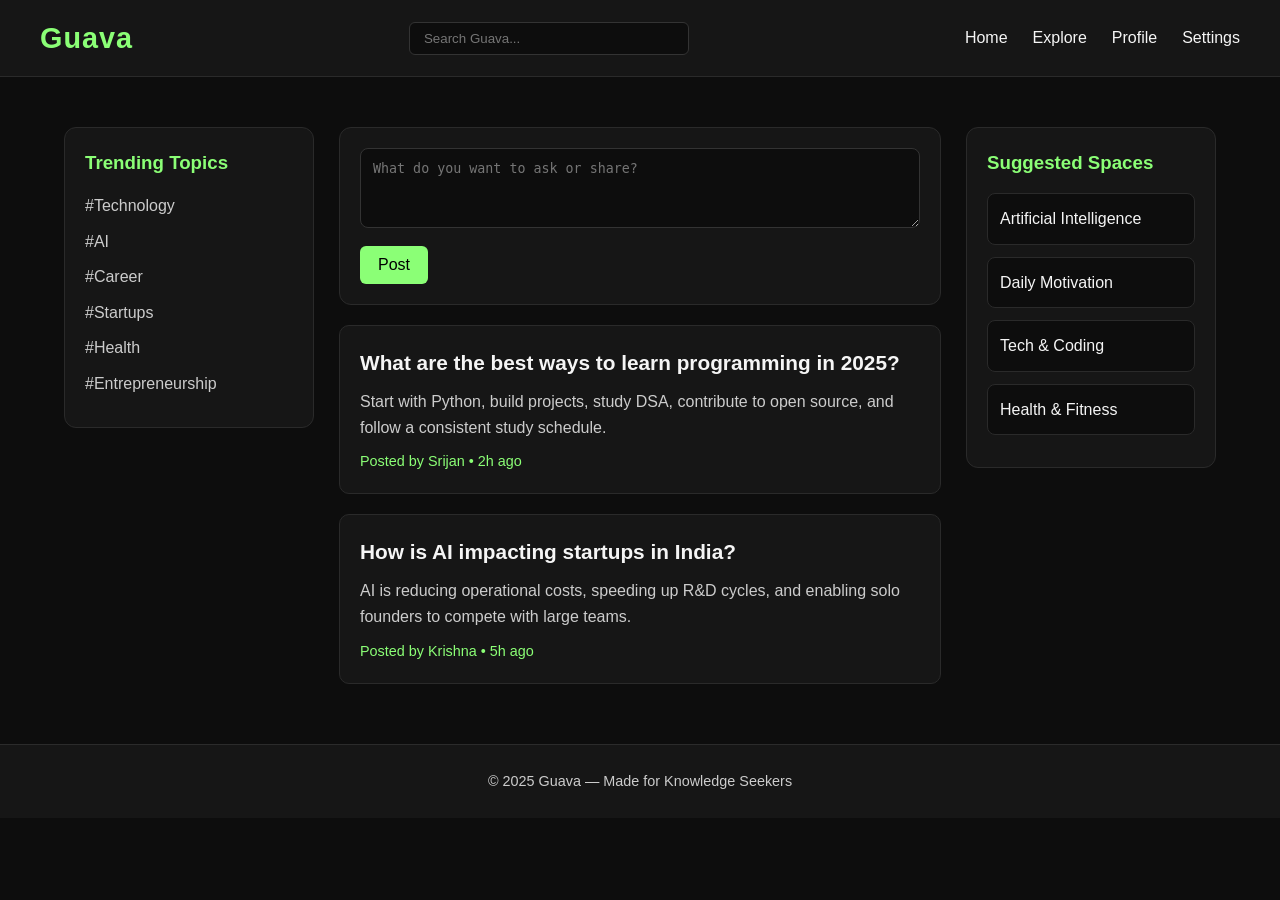
<file: index.html>
<!DOCTYPE html>
<html lang="en">
<head>
    <meta charset="UTF-8" />
    <meta name="viewport" content="width=device-width, initial-scale=1.0" />
    <title>Guava • Home</title>
    <link rel="stylesheet" href="index.css" />
</head>
<body>
    <nav>
        <div class="nav-logo">Guava</div>

        <div class="nav-search">
            <input type="text" placeholder="Search Guava..." />
        </div>

        <div class="nav-links">
            <a href="#">Home</a>
            <a href="explore.html">Explore</a>
            <a href="profile.html">Profile</a>
            <a href="#">Settings</a>
        </div>
    </nav>

    
    <div class="home-container">
        
        <!-- LEFT SIDEBAR -->
        <aside class="left-sidebar">
            <h3>Trending Topics</h3>
            <ul>
                <li>#Technology</li>
                <li>#AI</li>
                <li>#Career</li>
                <li>#Startups</li>
                <li>#Health</li>
                <li>#Entrepreneurship</li>
            </ul>
        </aside>

        <!--FEED SECTION-->
        <main class="feed">
            <div class="ask-box">
                <textarea placeholder="What do you want to ask or share?"></textarea>
                <button>Post</button>
            </div>

            <!-- Post Card -->
            <div class="posts">
                <h2 class="post-title">What are the best ways to learn programming in 2025?</h2>
                <p class="post-desc">Start with Python, build projects, study DSA, contribute to open source, and follow a consistent study schedule.</p>
                <div class="post-author">Posted by Srijan • 2h ago</div>
            </div>

            <div class="posts">
                <h2 class="post-title">How is AI impacting startups in India?</h2>
                <p class="post-desc">AI is reducing operational costs, speeding up R&D cycles, and enabling solo founders to compete with large teams.</p>
                <div class="post-author">Posted by Krishna • 5h ago</div>
            </div>
        </main>

        <!-- RIGHT SIDEBAR -->
        <aside class="right-sidebar">
            <h3>Suggested Spaces</h3>
            <div class="space-card">Artificial Intelligence</div>
            <div class="space-card">Daily Motivation</div>
            <div class="space-card">Tech & Coding</div>
            <div class="space-card">Health & Fitness</div>
        </aside>

    </div>

    <!-- ================= FOOTER ================= -->
    <footer>
        <p>© 2025 Guava — Made for Knowledge Seekers</p>
    </footer>
</body>
</html>
</file>
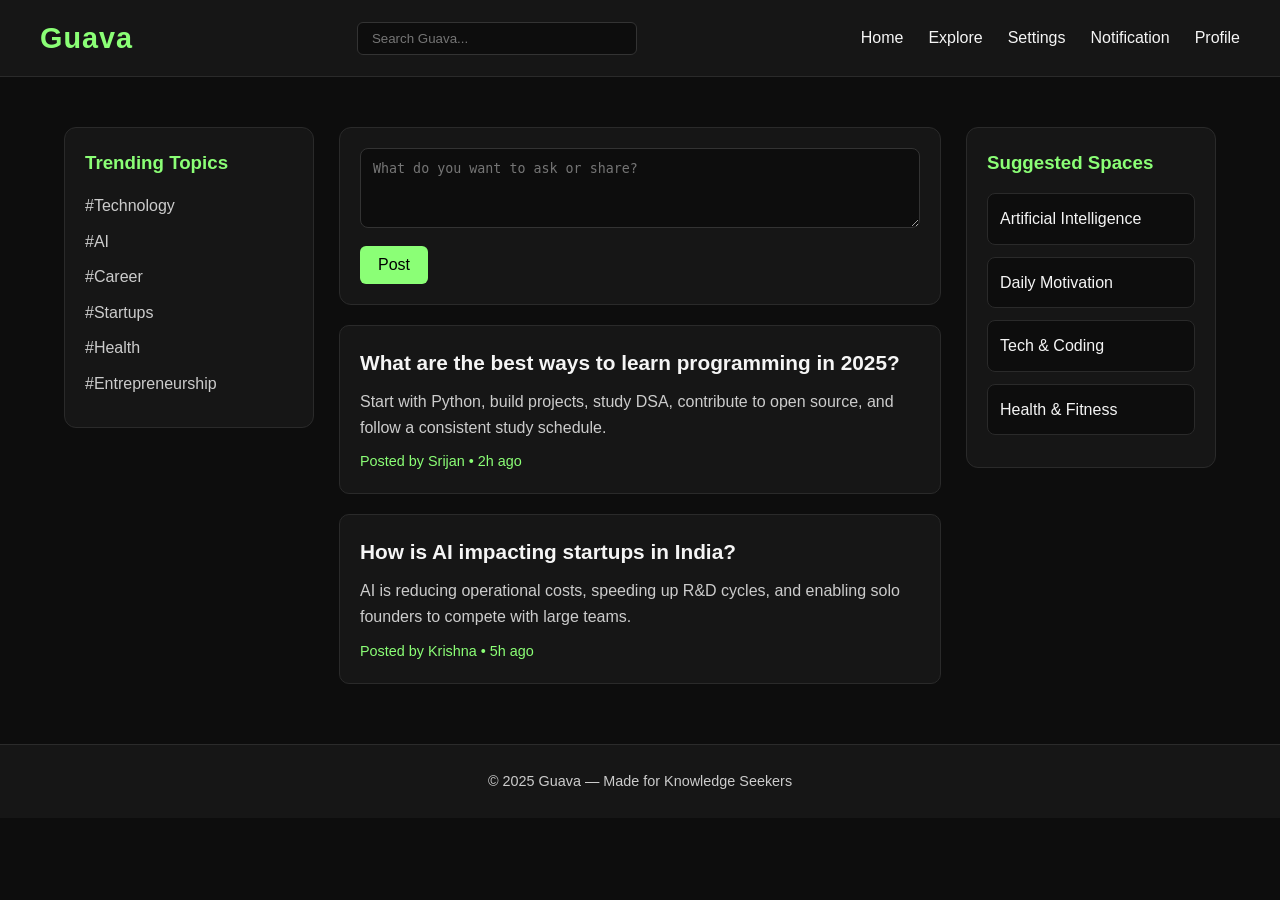
<file: html/index.html>
<!DOCTYPE html>
<html lang="en">
<head>
    <meta charset="UTF-8" />
    <meta name="viewport" content="width=device-width, initial-scale=1.0" />
    <title>Guava • Home</title>
    <link rel="stylesheet" href="../css/index.css" />
</head>
<body>
    <nav>
        <div class="nav-logo">Guava</div>
        <div class="nav-search">
            <input type="text" placeholder="Search Guava..."/>
        </div>

        <div class="nav-links">
            <a href="#">Home</a>
            <a href="explore.html">Explore</a>
            <a href="settings.html">Settings</a>
            <a href="#">Notification</a>
            <a href="profile.html">Profile</a>
        </div>
    </nav>

    
    <div class="home-container">
        
        <!-- LEFT SIDEBAR -->
        <aside class="left-sidebar">
            <h3>Trending Topics</h3>
            <ul>
                <li>#Technology</li>
                <li>#AI</li>
                <li>#Career</li>
                <li>#Startups</li>
                <li>#Health</li>
                <li>#Entrepreneurship</li>
            </ul>
        </aside>

        <!--feed-->
        <main class="feed">
            <div class="ask-box">
                <textarea placeholder="What do you want to ask or share?"></textarea>
                <button>Post</button>
            </div>

            <!-- Post Card -->
            <div class="posts">
                <h2 class="post-title">What are the best ways to learn programming in 2025?</h2>
                <p class="post-desc">Start with Python, build projects, study DSA, contribute to open source, and follow a consistent study schedule.</p>
                <div class="post-author">Posted by Srijan • 2h ago</div>
            </div>

            <div class="posts">
                <h2 class="post-title">How is AI impacting startups in India?</h2>
                <p class="post-desc">AI is reducing operational costs, speeding up R&D cycles, and enabling solo founders to compete with large teams.</p>
                <div class="post-author">Posted by Krishna • 5h ago</div>
            </div>
        </main>

        <!-- RIGHT SIDEBAR -->
        <aside class="right-sidebar">
            <h3>Suggested Spaces</h3>
            <div class="space-card">Artificial Intelligence</div>
            <div class="space-card">Daily Motivation</div>
            <div class="space-card">Tech & Coding</div>
            <div class="space-card">Health & Fitness</div>
        </aside>

    </div>
    <!-- FOOTER -->
    <footer>
        <p>© 2025 Guava — Made for Knowledge Seekers</p>
    </footer>
</body>
</html>
</file>
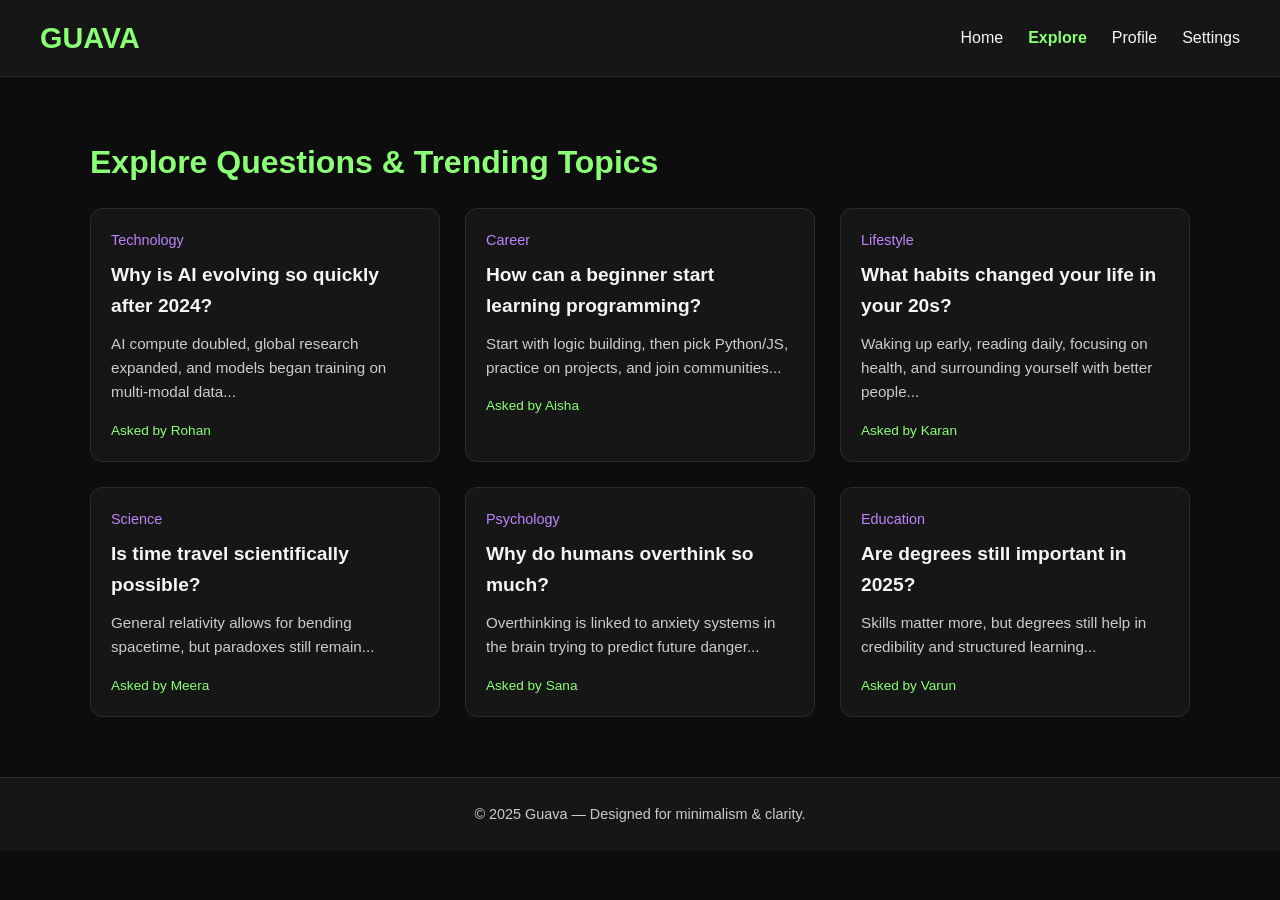
<file: explore.html>
<!-- =======================
     Explore Page (explore.html)
     GUAVA — Minimalist Gen-Z Dark UI
     ======================= -->
<!DOCTYPE html>
<html lang="en">
<head>
  <meta charset="UTF-8" />
  <meta name="viewport" content="width=device-width, initial-scale=1.0" />
  <title>Guava — Explore</title>
  <link rel="stylesheet" href="explore.css" />
</head>
<body>
  <!-- ================= NAVBAR ================= -->
  <nav>
    <div class="nav-logo">GUAVA</div>

    <div class="nav-links">
      <a href="index.html">Home</a>
      <a href="explore.html" style="color:#8BFF76;font-weight:600;">Explore</a>
      <a href="profile.html">Profile</a>
      <a href="#">Settings</a>
    </div>
  </nav>

  <!-- ================= EXPLORE PAGE ================= -->
  <section class="explore-container">
    <h2 class="explore-title">Explore Questions & Trending Topics</h2>

    <div class="post-grid">
      <!-- Card 1 -->
      <div class="post-card">
        <p class="post-category">Technology</p>
        <h3 class="post-title">Why is AI evolving so quickly after 2024?</h3>
        <p class="post-desc">AI compute doubled, global research expanded, and models began training on multi-modal data...</p>
        <p class="post-author">Asked by Rohan</p>
      </div>

      <!-- Card 2 -->
      <div class="post-card">
        <p class="post-category">Career</p>
        <h3 class="post-title">How can a beginner start learning programming?</h3>
        <p class="post-desc">Start with logic building, then pick Python/JS, practice on projects, and join communities...</p>
        <p class="post-author">Asked by Aisha</p>
      </div>

      <!-- Card 3 -->
      <div class="post-card">
        <p class="post-category">Lifestyle</p>
        <h3 class="post-title">What habits changed your life in your 20s?</h3>
        <p class="post-desc">Waking up early, reading daily, focusing on health, and surrounding yourself with better people...</p>
        <p class="post-author">Asked by Karan</p>
      </div>

      <!-- Card 4 -->
      <div class="post-card">
        <p class="post-category">Science</p>
        <h3 class="post-title">Is time travel scientifically possible?</h3>
        <p class="post-desc">General relativity allows for bending spacetime, but paradoxes still remain...</p>
        <p class="post-author">Asked by Meera</p>
      </div>

      <!-- Card 5 -->
      <div class="post-card">
        <p class="post-category">Psychology</p>
        <h3 class="post-title">Why do humans overthink so much?</h3>
        <p class="post-desc">Overthinking is linked to anxiety systems in the brain trying to predict future danger...</p>
        <p class="post-author">Asked by Sana</p>
      </div>

      <!-- Card 6 -->
      <div class="post-card">
        <p class="post-category">Education</p>
        <h3 class="post-title">Are degrees still important in 2025?</h3>
        <p class="post-desc">Skills matter more, but degrees still help in credibility and structured learning...</p>
        <p class="post-author">Asked by Varun</p>
      </div>
    </div>
  </section>

  <!-- ================= FOOTER ================= -->
  <footer>
    <p>© 2025 Guava — Designed for minimalism & clarity.</p>
  </footer>
</body>
</html>
</file>
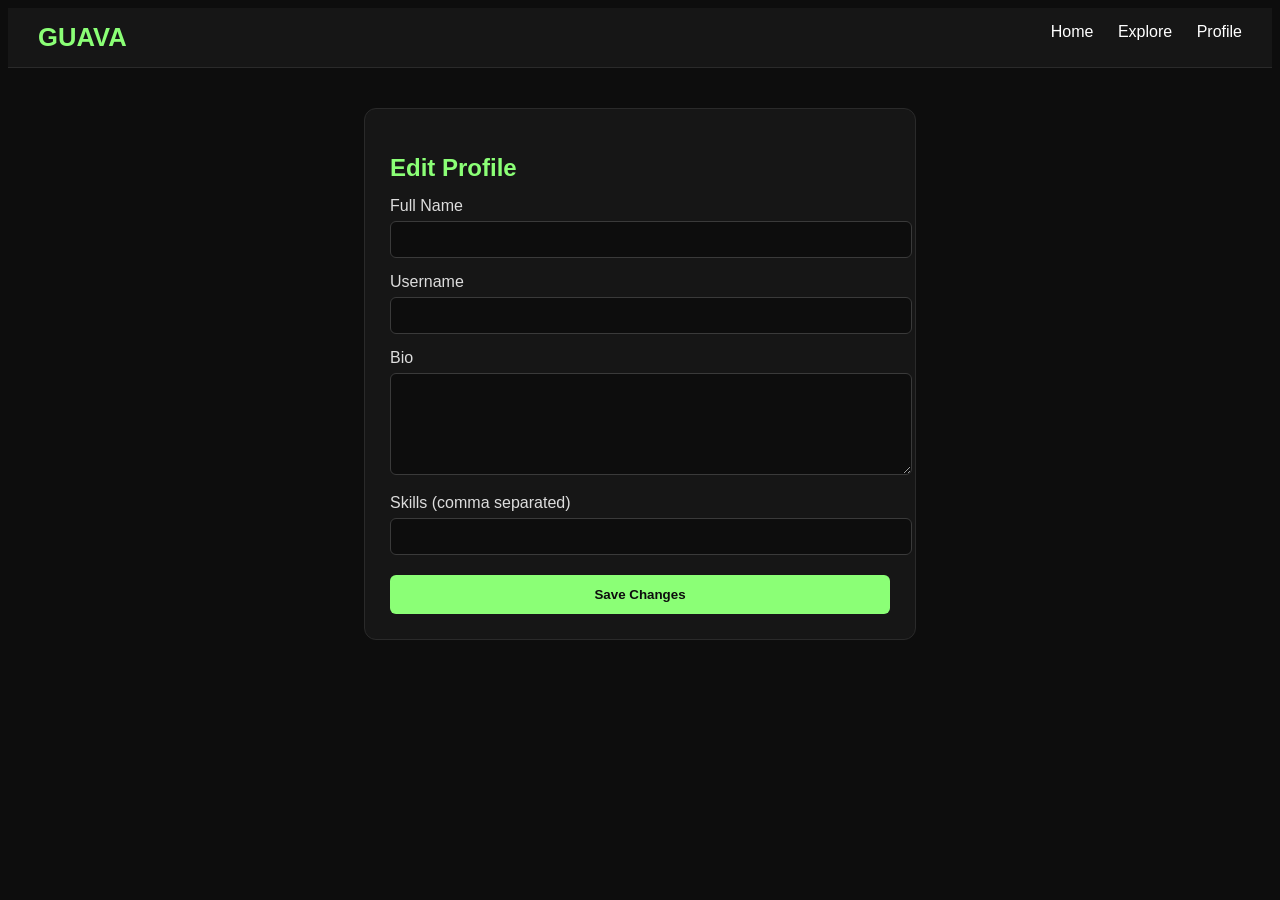
<file: html/edit-profile.html>
<!DOCTYPE html>
<html lang="en">
<head>
  <meta charset="UTF-8">
  <meta name="viewport" content="width=device-width, initial-scale=1.0">
  <title>Edit Profile — Guava</title>
  <link rel="stylesheet" href="../css/edit-profile.css">

</head>
<body>

  <nav>
    <div class="nav-logo">GUAVA</div>
    <div class="nav-links">
      <a href="index.html">Home</a>
      <a href="explore.html">Explore</a>
      <a href="profile.html">Profile</a>
    </div>
  </nav>

  <div class="edit-container">

    <h2>Edit Profile</h2>

    <label>Full Name</label>
    <input type="text" id="edit-name">

    <label>Username</label>
    <input type="text" id="edit-username">

    <label>Bio</label>
    <textarea id="edit-bio"></textarea>

    <label>Skills (comma separated)</label>
    <input type="text" id="edit-skills">

    <button id="save-btn">Save Changes</button>

  </div>

  <script src="../js/edit-profile.js"></script>
</body>
</html>
</file>
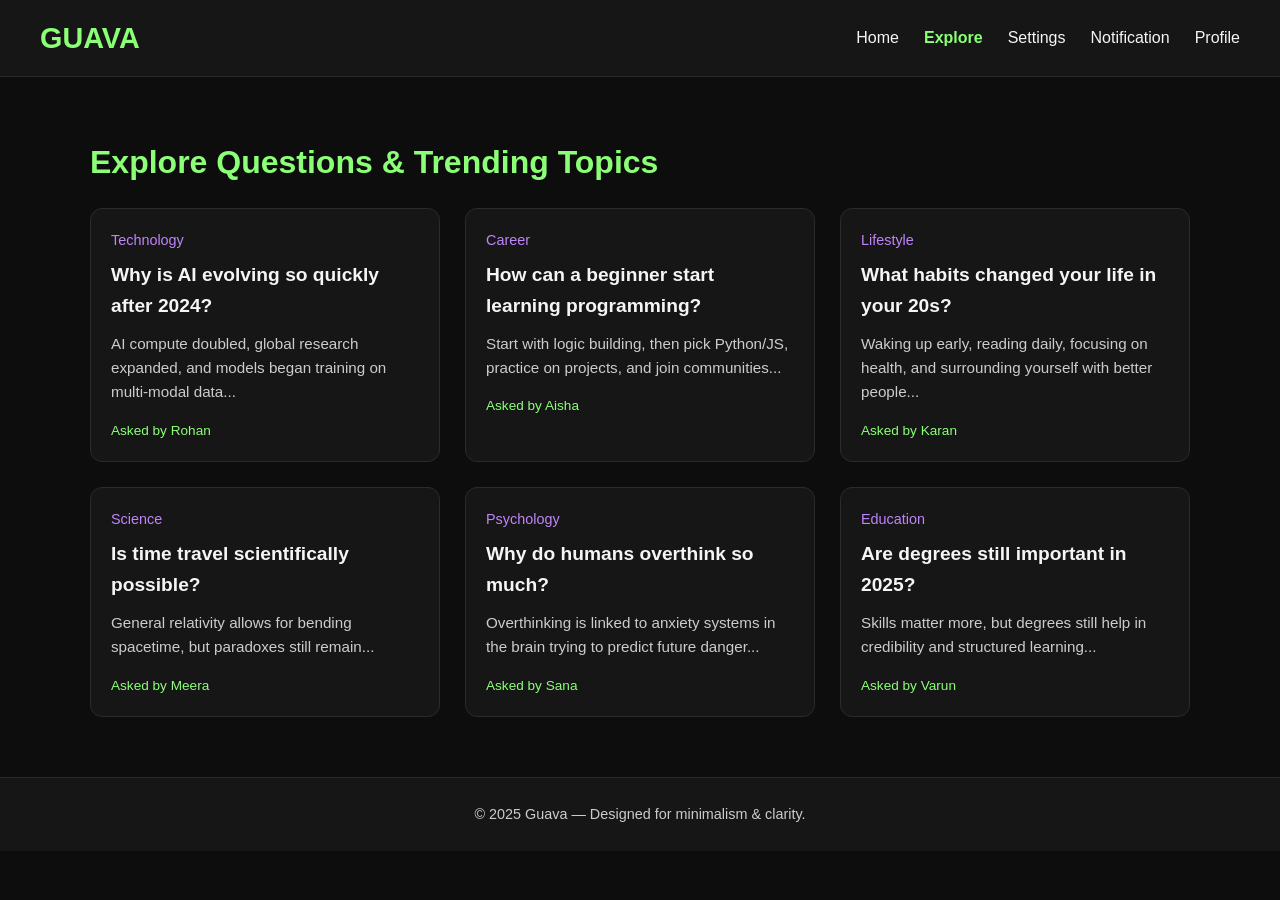
<file: html/explore.html>
<!-- =======================
     Explore Page (explore.html)
     GUAVA — Minimalist Gen-Z Dark UI
     ======================= -->
<!DOCTYPE html>
<html lang="en">
<head>
  <meta charset="UTF-8" />
  <meta name="viewport" content="width=device-width, initial-scale=1.0" />
  <title>Guava — Explore</title>
  <link rel="stylesheet" href="../css/explore.css" />
</head>
<body>
  <!-- ================= NAVBAR ================= -->
  <nav>
    <div class="nav-logo">GUAVA</div>

    <div class="nav-links">
      <a href="index.html">Home</a>
      <a href="explore.html" style="color:#8BFF76;font-weight:600;">Explore</a>
      <a href="#">Settings</a>
      <a href="#">Notification</a>
      <a href="profile.html">Profile</a>
    </div>
  </nav>

  <!-- ================= EXPLORE PAGE ================= -->
  <section class="explore-container">
    <h2 class="explore-title">Explore Questions & Trending Topics</h2>

    <div class="post-grid">
      <!-- Card 1 -->
      <div class="post-card">
        <p class="post-category">Technology</p>
        <h3 class="post-title">Why is AI evolving so quickly after 2024?</h3>
        <p class="post-desc">AI compute doubled, global research expanded, and models began training on multi-modal data...</p>
        <p class="post-author">Asked by Rohan</p>
      </div>

      <!-- Card 2 -->
      <div class="post-card">
        <p class="post-category">Career</p>
        <h3 class="post-title">How can a beginner start learning programming?</h3>
        <p class="post-desc">Start with logic building, then pick Python/JS, practice on projects, and join communities...</p>
        <p class="post-author">Asked by Aisha</p>
      </div>

      <!-- Card 3 -->
      <div class="post-card">
        <p class="post-category">Lifestyle</p>
        <h3 class="post-title">What habits changed your life in your 20s?</h3>
        <p class="post-desc">Waking up early, reading daily, focusing on health, and surrounding yourself with better people...</p>
        <p class="post-author">Asked by Karan</p>
      </div>

      <!-- Card 4 -->
      <div class="post-card">
        <p class="post-category">Science</p>
        <h3 class="post-title">Is time travel scientifically possible?</h3>
        <p class="post-desc">General relativity allows for bending spacetime, but paradoxes still remain...</p>
        <p class="post-author">Asked by Meera</p>
      </div>

      <!-- Card 5 -->
      <div class="post-card">
        <p class="post-category">Psychology</p>
        <h3 class="post-title">Why do humans overthink so much?</h3>
        <p class="post-desc">Overthinking is linked to anxiety systems in the brain trying to predict future danger...</p>
        <p class="post-author">Asked by Sana</p>
      </div>

      <!-- Card 6 -->
      <div class="post-card">
        <p class="post-category">Education</p>
        <h3 class="post-title">Are degrees still important in 2025?</h3>
        <p class="post-desc">Skills matter more, but degrees still help in credibility and structured learning...</p>
        <p class="post-author">Asked by Varun</p>
      </div>
    </div>
  </section>

  <!-- ================= FOOTER ================= -->
  <footer>
    <p>© 2025 Guava — Designed for minimalism & clarity.</p>
  </footer>
</body>
</html>
</file>
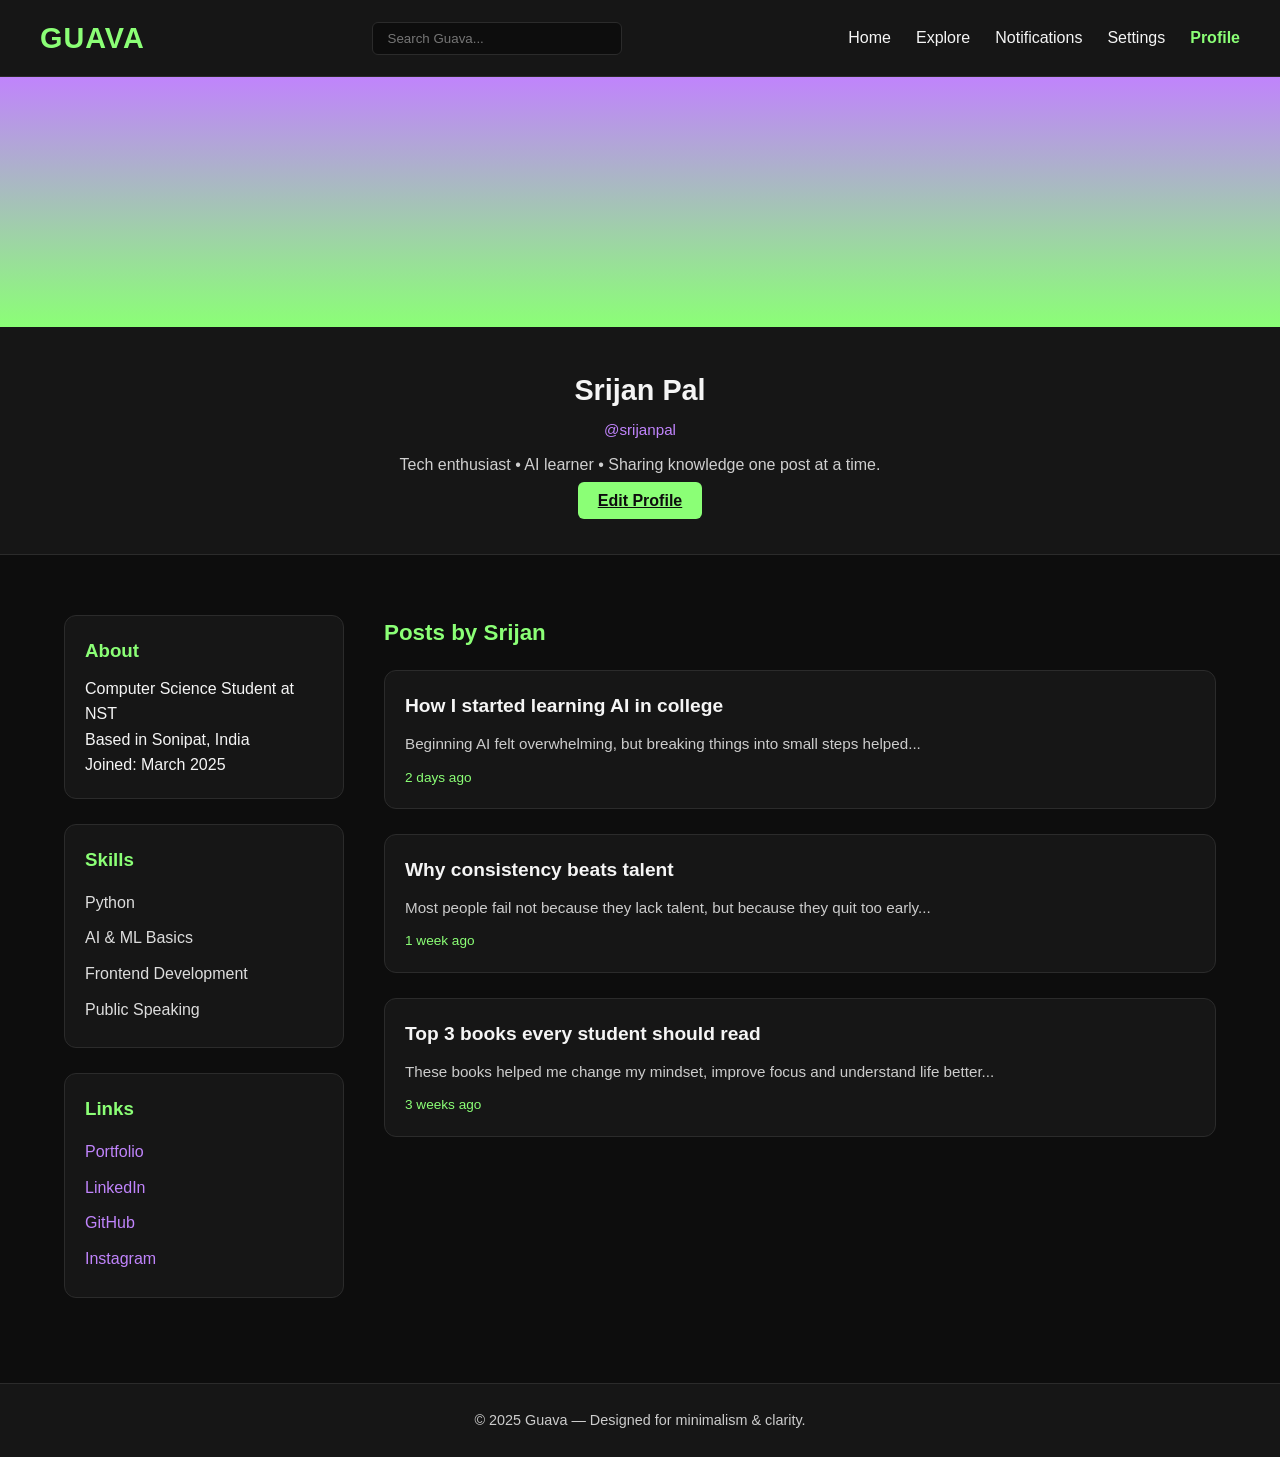
<file: html/profile.html>
<!DOCTYPE html>
<html lang="en">
<head>
  <meta charset="UTF-8" />
  <meta name="viewport" content="width=device-width, initial-scale=1.0" />
  <title>Guava — Profile</title>
  <link rel="stylesheet" href="../css/profile.css" />
  


</head>
<body>

  <!--  NAVBAR -->
  <nav>
    <div class="nav-logo">GUAVA</div>

    <div class="nav-search">
      <input type="text" placeholder="Search Guava..." />
    </div>

    <div class="nav-links">
      <a href="index.html">Home</a>
      <a href="explore.html">Explore</a>
      <a href="#">Notifications</a>
      <a href="#">Settings</a>
      <a href="profile.html" style="color:#8BFF76;font-weight:600;">Profile</a>
    </div>
  </nav>

  <!-- PROFILE HEADER -->
  <section class="profile-header">
    <div class="profile-banner"></div>

    <div class="profile-info">
      <h2 class="profile-name">Srijan Pal</h2>
      <p class="profile-username">@srijanpal</p>
      <p class="profile-bio">Tech enthusiast • AI learner • Sharing knowledge one post at a time.</p>

      <a id="edit_btn" class="edit-btn" href="edit-profile.html">Edit Profile</a>
    </div>
  </section>

  <!--PROFILE CONTENT (Left + Right Layout)  -->
  <section class="profile-main">

    <!-- LEFT SECTION — User Details -->
    <aside class="profile-left">
      <div class="info-card">
        <h3>About</h3>
        <p>Computer Science Student at NST</p>
        <p>Based in Sonipat, India</p>
        <p>Joined: March 2025</p>
      </div>

      <div class="info-card">
        <h3>Skills</h3>
        <ul>
          <li>Python</li>
          <li>AI & ML Basics</li>
          <li>Frontend Development</li>
          <li>Public Speaking</li>
        </ul>
      </div>

      <div class="info-card">
        <h3>Links</h3>
        <ul>
          <li><a href="#">Portfolio</a></li>
          <li><a href="#">LinkedIn</a></li>
          <li><a href="https://github.com/srijanpal006-cmd" target="_blank" >GitHub</a></li>
          <li><a href="https://www.instagram.com/srijann06/"target="_blank">Instagram</a></li>
        </ul>
      </div>
    </aside>

    <!-- RIGHT SECTION — User Posts -->
    <div class="profile-feed">

      <h3 class="feed-title">Posts by Srijan</h3>

      <div class="post-card">
        <h4 class="post-title">How I started learning AI in college</h4>
        <p class="post-desc">Beginning AI felt overwhelming, but breaking things into small steps helped...</p>
        <p class="post-date">2 days ago</p>
      </div>

      <div class="post-card">
        <h4 class="post-title">Why consistency beats talent</h4>
        <p class="post-desc">Most people fail not because they lack talent, but because they quit too early...</p>
        <p class="post-date">1 week ago</p>
      </div>

      <div class="post-card">
        <h4 class="post-title">Top 3 books every student should read</h4>
        <p class="post-desc">These books helped me change my mindset, improve focus and understand life better...</p>
        <p class="post-date">3 weeks ago</p>
      </div>

    </div>
  </section>

  <!-- ================= FOOTER ================= -->
  <footer>
    <p>© 2025 Guava — Designed for minimalism & clarity.</p>
  </footer>
  <!-- <script>
    document.querySelector(".edit-btn").addEventListener("click", function () {
    window.location.href = "edit-profile.html";
    })
  </script> -->
  <script src="../js/profile.js"></script>


</body>
</html>
</file>
<file: index.css>
* {
  margin: 0;
  padding: 0;
  box-sizing: border-box;
}

body {
  font-family: 'Inter', sans-serif;
  background-color: #0d0d0d;
  color: #f5f5f5;
  line-height: 1.6;
}

/* NAVBAR */
nav {
  background: #161616;
  padding: 15px 40px;
  display: flex;
  justify-content: space-between;
  align-items: center;
  border-bottom: 1px solid #2a2a2a;
  position: sticky;
  top: 0;
  z-index: 100;
}

.nav-logo {
  font-size: 1.8rem;
  font-weight: bold;
  color: #8BFF76;
  letter-spacing: 1px;
}

.nav-search input {
  padding: 8px 14px;
  width: 280px;
  background: #0d0d0d;
  color: #fff;
  border: 1px solid #333;
  border-radius: 6px;
  transition: 0.3s;
}

.nav-search input:focus {
  border-color: #8BFF76;
}

.nav-links {
  display: flex;
  gap: 25px;
}

.nav-links a {
  color: #f5f5f5;
  text-decoration: none;
  font-size: 1rem;
  transition: 0.3s;
}

.nav-links a:hover {
  color: #8BFF76;
}

/* LAYOUT */
.home-container {
  display: grid;
  grid-template-columns: 250px 1fr 250px;
  gap: 25px;
  width: 90%;
  margin: 50px auto;
}

/* SIDEBARS */
.left-sidebar,
.right-sidebar {
  background: #161616;
  padding: 20px;
  border-radius: 12px;
  border: 1px solid #2a2a2a;
  height: fit-content;
}

.left-sidebar h3,
.right-sidebar h3 {
  margin-bottom: 15px;
  color: #8BFF76;
}

.left-sidebar ul {
  list-style: none;
}

.left-sidebar li {
  margin-bottom: 10px;
  color: #cccccc;
}


.space-card {
  background: #0d0d0d;
  padding: 12px;
  margin-bottom: 12px;
  border-radius: 8px;
  border: 1px solid #2a2a2a;
  transition: 0.3s;
}

.space-card:hover {
  border-color: #8BFF76;
  transform: translateY(-3px);
}

/* feed */
.feed {
  display: flex;
  flex-direction: column;
  gap: 20px;
}

.ask-box {
  background: #161616;
  padding: 20px;
  border-radius: 12px;
  border: 1px solid #2a2a2a;
}

.ask-box textarea {
  width: 100%;
  background: #0d0d0d;
  color: #fff;
  padding: 12px;
  border-radius: 8px;
  border: 1px solid #333;
  height: 80px;
}

.ask-box button {
  margin-top: 10px;
  padding: 10px 18px;
  background: #8BFF76;
  border: none;
  border-radius: 6px;
  font-size: 1rem;
  cursor: pointer;
  transition: 0.3s;
}

.ask-box button:hover {
  background: #a4ff92;
}


.posts {
  background: #161616;
  padding: 20px;
  border-radius: 10px;
  border: 1px solid #2a2a2a;
  transition: 0.3s ease;
}

.posts:hover {
  transform: translateY(-2px);
  border-color: #8BFF76;
}

.post-title {
  font-size: 1.3rem;
  margin-bottom: 10px;
}

.post-desc {
  color: #cccccc;
  margin-bottom: 10px;
}

.post-author {
  color: #8BFF76;
  font-size: 0.9rem;
}

/* FOOTER */
footer {
  background: #161616;
  padding: 25px 0;
  margin-top: 60px;
  text-align: center;
  border-top: 1px solid #2b2b2b;
}

footer p {
  color: #cccccc;
  font-size: 0.9rem;
}

/* RESPONSIVE */
@media (max-width: 900px) {
  .home-container {
    grid-template-columns: 1fr;
  }

  .left-sidebar,
  .right-sidebar {
    display: none;
  }
}
</file>
<file: css/index.css>
* {
  margin: 0;
  padding: 0;
  box-sizing: border-box;
}

body {
  font-family: 'Inter', sans-serif;
  background-color: #0d0d0d;
  color: #f5f5f5;
  line-height: 1.6;
}

/* NAVBAR */
nav {
  background: #161616;
  padding: 15px 40px;
  display: flex;
  justify-content: space-between;
  align-items: center;
  border-bottom: 1px solid #2a2a2a;
  position: sticky;
  top: 0;
  z-index: 100;
}

.nav-logo {
  font-size: 1.8rem;
  font-weight: bold;
  color: #8BFF76;
  letter-spacing: 1px;
}

.nav-search input {
  padding: 8px 14px;
  width: 280px;
  background: #0d0d0d;
  color: #fff;
  border: 1px solid #333;
  border-radius: 6px;
  transition: 0.3s;
}

.nav-search input:focus {
  border-color: #8BFF76;
}

.nav-links {
  display: flex;
  gap: 25px;
}

.nav-links a {
  color: #f5f5f5;
  text-decoration: none;
  font-size: 1rem;
  transition: 0.3s;
}

.nav-links a:hover {
  color: #8BFF76;
}

/* LAYOUT */
.home-container {
  display: grid;
  grid-template-columns: 250px 1fr 250px;
  gap: 25px;
  width: 90%;
  margin: 50px auto;
}

/* SIDEBARS */
.left-sidebar,
.right-sidebar {
  background: #161616;
  padding: 20px;
  border-radius: 12px;
  border: 1px solid #2a2a2a;
  height: fit-content;
}

.left-sidebar h3,
.right-sidebar h3 {
  margin-bottom: 15px;
  color: #8BFF76;
}

.left-sidebar ul {
  list-style: none;
}

.left-sidebar li {
  margin-bottom: 10px;
  color: #cccccc;
}


.space-card {
  background: #0d0d0d;
  padding: 12px;
  margin-bottom: 12px;
  border-radius: 8px;
  border: 1px solid #2a2a2a;
  transition: 0.3s;
}

.space-card:hover {
  border-color: #8BFF76;
  transform: translateY(-3px);
}

/* feed */
.feed {
  display: flex;
  flex-direction: column;
  gap: 20px;
}

.ask-box {
  background: #161616;
  padding: 20px;
  border-radius: 12px;
  border: 1px solid #2a2a2a;
}

.ask-box textarea {
  width: 100%;
  background: #0d0d0d;
  color: #fff;
  padding: 12px;
  border-radius: 8px;
  border: 1px solid #333;
  height: 80px;
}

.ask-box button {
  margin-top: 10px;
  padding: 10px 18px;
  background: #8BFF76;
  border: none;
  border-radius: 6px;
  font-size: 1rem;
  cursor: pointer;
  transition: 0.3s;
}

.ask-box button:hover {
  background: #a4ff92;
}


.posts {
  background: #161616;
  padding: 20px;
  border-radius: 10px;
  border: 1px solid #2a2a2a;
  transition: 0.3s ease;
}

.posts:hover {
  transform: translateY(-2px);
  border-color: #8BFF76;
}

.post-title {
  font-size: 1.3rem;
  margin-bottom: 10px;
}

.post-desc {
  color: #cccccc;
  margin-bottom: 10px;
}

.post-author {
  color: #8BFF76;
  font-size: 0.9rem;
}

/* FOOTER */
footer {
  background: #161616;
  padding: 25px 0;
  margin-top: 60px;
  text-align: center;
  border-top: 1px solid #2b2b2b;
}

footer p {
  color: #cccccc;
  font-size: 0.9rem;
}

/* RESPONSIVE */
@media (max-width: 900px) {
  .home-container {
    grid-template-columns: 1fr;
  }

  .left-sidebar,
  .right-sidebar {
    display: none;
    color:#8BFF76
  }
}

/* Breakpoint 3: mobile phones */
@media (max-width: 600px) {
nav {
padding: 10px 14px;
align-items: flex-start;
flex-direction: column;
gap: 10px;
}


.nav-logo {
   font-size: 1.2rem; 
  }

.nav-links { width: 100%; display: flex; gap: 10px; overflow-x: auto; padding-bottom: 6px; }

.nav-links a { font-size: 0.95rem; white-space: nowrap; }

.home-container { margin: 18px auto; }

.ask-box { padding: 14px; }

.posts { padding: 14px; }

.post-title { font-size: 1.05rem; }

.post-desc { font-size: 0.95rem; }


.space-card { padding: 10px; }
}


/* Breakpoint 4: very small phones */
@media (max-width: 400px) {
.nav-links { gap: 8px; }
.nav-logo { font-size: 1rem; }
.post-title { font-size: 1rem; }
.ask-box textarea { height: 72px; }
}


/* Accessibility / polish */
a:focus, button:focus, input:focus, textarea:focus { outline: 3px solid rgba(139,255,118,0.12); outline-offset: 2px; }


/* small utility */
.hidden-desktop { display: none; }
@media (max-width: 900px) { .hidden-desktop { display: inline; } }
</file>
<file: explore.css>
* {
  margin: 0;
  padding: 0;
  box-sizing: border-box;
}

body {
  font-family: 'Inter', sans-serif;
  background: #0d0d0d;
  color: #f5f5f5;
  line-height: 1.6;
}

nav {
  background: #161616;
  padding: 15px 40px;
  display: flex;
  justify-content: space-between;
  align-items: center;
  border-bottom: 1px solid #2a2a2a;
  position: sticky;
  top: 0;
  z-index: 100;
}

.nav-logo {
  font-size: 1.8rem;
  font-weight: bold;
  color: #8BFF76;
}

.nav-links {
  display: flex;
  gap: 25px;
}

.nav-links a {
  color: #f5f5f5;
  text-decoration: none;
  font-size: 1rem;
  transition: 0.3s;
}

.nav-links a:hover {
  color: #8BFF76;
}

.explore-container {
  width: 90%;
  max-width: 1100px;
  margin: 60px auto;
}

.explore-title {
  font-size: 2rem;
  font-weight: 700;
  margin-bottom: 20px;
  color: #8BFF76;
}

.post-grid {
  display: grid;
  grid-template-columns: repeat(auto-fit, minmax(300px, 1fr));
  gap: 25px;
}

.post-card {
  background: #161616;
  padding: 20px;
  border-radius: 12px;
  border: 1px solid #2b2b2b;
  transition: 0.3s;
}

.post-card:hover {
  transform: translateY(-5px);
  border-color: #8BFF76;
}

.post-category {
  font-size: 0.9rem;
  color: #C084FC;
  margin-bottom: 8px;
}

.post-title {
  font-size: 1.2rem;
  font-weight: 600;
  margin-bottom: 10px;
}

.post-desc {
  font-size: 0.95rem;
  color: #ccc;
  margin-bottom: 15px;
}

.post-author {
  font-size: 0.85rem;
  color: #8BFF76;
}

footer {
  background: #161616;
  padding: 25px 0;
  margin-top: 60px;
  text-align: center;
  border-top: 1px solid #2b2b2b;
}

footer p {
  color: #ccc;
  font-size: 0.9rem;
}

@media (max-width: 768px) {
  nav {
    padding: 15px 20px;
  }

  .nav-links {
    gap: 15px;
  }

  .explore-title {
    font-size: 1.6rem;
  }
}
</file>
<file: css/edit-profile.css>
body {
  background: #0d0d0d;
  color: #ffffff;
  font-family: 'Inter', sans-serif;
}

nav {
  background: #161616;
  padding: 15px 30px;
  display: flex;
  justify-content: space-between;
  border-bottom: 1px solid #2a2a2a;
}

.nav-logo {
  font-size: 1.6rem;
  font-weight: bold;
  color: #8BFF76;
}

.nav-links a {
  color: #fff;
  margin-left: 20px;
  text-decoration: none;
}

.edit-container {
  width: 90%;
  max-width: 500px;
  background: #161616;
  padding: 25px;
  margin: 40px auto;
  border-radius: 12px;
  border: 1px solid #2a2a2a;
}

.edit-container h2 {
  margin-bottom: 15px;
  color: #8BFF76;
}

label {
  display: block;
  margin-top: 15px;
  color: #ddd;
}

input, textarea {
  width: 100%;
  padding: 10px;
  margin-top: 6px;
  border-radius: 6px;
  background: #0d0d0d;
  color: #fff;
  border: 1px solid #3a3a3a;
}

textarea {
  resize: vertical;
  min-height: 80px;
}

#save-btn {
  width: 100%;
  padding: 12px;
  background: #8BFF76;
  border: none;
  margin-top: 20px;
  border-radius: 6px;
  font-weight: bold;
  cursor: pointer;
  color: #0d0d0d;
}

#save-btn:hover {
  background: #a4ff96;
}

/* RESPONSIVE ADJUSTMENTS */
@media (max-width: 900px) {
  nav {
    padding: 12px 18px;
    flex-direction: column;
    align-items: flex-start;
    gap: 10px;
  }

  .nav-links {
    width: 100%;
    display: flex;
    gap: 10px;
    overflow-x: auto;
  }

  .edit-container {
    width: 95%;
    max-width: 520px;
    padding: 18px;
    margin: 20px auto;
  }

  input, textarea {
    font-size: 0.95rem;
    padding: 8px;
  }

  #save-btn {
    padding: 10px;
  }
}

@media (max-width: 600px) {
  .edit-container {
    padding: 14px;
    width: 96%;
  }

  label {
    font-size: 0.95rem;
  }

  textarea {
    min-height: 110px;
  }

  .nav-logo {
    font-size: 1.1rem;
  }
}
</file>
<file: css/explore.css>
* {
  margin: 0;
  padding: 0;
  box-sizing: border-box;
}

body {
  font-family: 'Inter', sans-serif;
  background: #0d0d0d;
  color: #f5f5f5;
  line-height: 1.6;
}

nav {
  background: #161616;
  padding: 15px 40px;
  display: flex;
  justify-content: space-between;
  align-items: center;
  border-bottom: 1px solid #2a2a2a;
  position: sticky;
  top: 0;
  z-index: 100;
}

.nav-logo {
  font-size: 1.8rem;
  font-weight: bold;
  color: #8BFF76;
}

.nav-links {
  display: flex;
  gap: 25px;
}

.nav-links a {
  color: #f5f5f5;
  text-decoration: none;
  font-size: 1rem;
  transition: 0.3s;
}

.nav-links a:hover {
  color: #8BFF76;
}

.explore-container {
  width: 90%;
  max-width: 1100px;
  margin: 60px auto;
}

.explore-title {
  font-size: 2rem;
  font-weight: 700;
  margin-bottom: 20px;
  color: #8BFF76;
}

.post-grid {
  display: grid;
  grid-template-columns: repeat(auto-fit, minmax(300px, 1fr));
  gap: 25px;
}

.post-card {
  background: #161616;
  padding: 20px;
  border-radius: 12px;
  border: 1px solid #2b2b2b;
  transition: 0.3s;
}

.post-card:hover {
  transform: translateY(-5px);
  border-color: #8BFF76;
}

.post-category {
  font-size: 0.9rem;
  color: #C084FC;
  margin-bottom: 8px;
}

.post-title {
  font-size: 1.2rem;
  font-weight: 600;
  margin-bottom: 10px;
}

.post-desc {
  font-size: 0.95rem;
  color: #ccc;
  margin-bottom: 15px;
}

.post-author {
  font-size: 0.85rem;
  color: #8BFF76;
}

footer {
  background: #161616;
  padding: 25px 0;
  margin-top: 60px;
  text-align: center;
  border-top: 1px solid #2b2b2b;
}

footer p {
  color: #ccc;
  font-size: 0.9rem;
}

@media (max-width: 768px) {
  nav {
    padding: 15px 20px;
  }

  .nav-links {
    gap: 15px;
  }

  .explore-title {
    font-size: 1.6rem;
  }
}
</file>
<file: css/profile.css>
* {
  margin: 0;
  padding: 0;
  box-sizing: border-box;
}

body {
  font-family: 'Inter', sans-serif;
  background: #0d0d0d;
  color: #f5f5f5;
  line-height: 1.6;
}


nav {
  background: #161616;
  padding: 15px 40px;
  display: flex;
  justify-content: space-between;
  align-items: center;
  border-bottom: 1px solid #2a2a2a;
  position: sticky;
  top: 0;
  z-index: 100;
}

.nav-logo {
  font-size: 1.8rem;
  font-weight: bold;
  color:#8BFF76;;
  letter-spacing: 1px;
}

.nav-search input {
  background: #0d0d0d;
  border: 1px solid #2b2b2b;
  padding: 8px 15px;
  border-radius: 6px;
  color: #f5f5f5;
  width: 250px;
  transition: 0.3s;
}

.nav-search input:focus {
  outline: none;
  border-color: #8BFF76;
}

.nav-links {
  display: flex;
  gap: 25px;
}

.nav-links a {
  color: #f5f5f5;
  text-decoration: none;
  font-size: 1rem;
  transition: 0.3s;
}

.nav-links a:hover {
  color: #8BFF76;
}

/* ================= PROFILE HEADER ================= */
.profile-header {
  width: 100%;
  background: #161616;
  padding-bottom: 40px;
  border-bottom: 1px solid #2b2b2b;
}

.profile-banner {
  height: 250px;
  background: linear-gradient(0deg, #8BFF76, #C084FC);
  
}

.profile-info {
  text-align: center;
  margin-top: -60px;
}

.profile-pic {
  width: 120px;
  height: 120px;
  border-radius: 50%;
  border: 4px solid #161616;
}

.profile-name {
  margin-top: 100px;
  font-size: 1.8rem;
  font-weight: 700;
}

.profile-username {
  color: #C084FC;
  font-size: 0.95rem;
  margin-top: 5px;
}

.profile-bio {
  max-width: 500px;
  margin: 10px auto;
  color: #cfcfcf;
}

.edit-btn {
  margin-top: 30px;
  padding: 10px 20px;
  border: none;
  background: #8BFF76;
  color: #0d0d0d;
  font-weight: bold;
  border-radius: 6px;
  cursor: pointer;
  transition: 0.3s;
}

.edit-btn:hover {
  background: #a4ff96;
  scale: 110%;
}

/* PROFILE MAIN LAYOUT  */
.profile-main {
  display: grid;
  grid-template-columns: 280px 1fr;
  gap: 40px;
  width: 90%;
  max-width: 1200px;
  margin: 60px auto;
}

/* LEFT SIDEBAR */
.profile-left .info-card {
  background: #161616;
  padding: 20px;
  border-radius: 12px;
  border: 1px solid #2b2b2b;
  margin-bottom: 25px;
}

.info-card h3 {
  color: #8BFF76;
  margin-bottom: 10px;
}

.info-card ul {
  list-style: none;
  margin-top: 10px;
}

.info-card ul li {
  padding: 5px 0;
  color: #ddd;
}

.info-card a {
  color: #C084FC;
  text-decoration: none;
  transition: 0.3s;
}

.info-card a:hover {
  color: #8BFF76;
}

/*RIGHT FEED */
.profile-feed {
  width: 100%;
}

.feed-title {
  font-size: 1.4rem;
  font-weight: 700;
  margin-bottom: 20px;
  color: #8BFF76;
}

.post-card {
  background: #161616;
  padding: 20px;
  border-radius: 12px;
  border: 1px solid #2b2b2b;
  margin-bottom: 25px;
  transition: 0.3s ease;
}

.post-card:hover {
  transform: translateY(-5px);
  border-color: #8BFF76;
}

.post-title {
  font-size: 1.2rem;
  font-weight: 600;
  margin-bottom: 10px;
}

.post-desc {
  font-size: 0.95rem;
  color: #ccc;
  margin-bottom: 10px;
}

.post-date {
  font-size: 0.85rem;
  color: #8BFF76;
}

/* ================= FOOTER ================= */
footer {
  background: #161616;
  padding: 25px 0;
  margin-top: 60px;
  text-align: center;
  border-top: 1px solid #2b2b2b;
}

footer p {
  color: #cccccc;
  font-size: 0.9rem;
}

/* ================= RESPONSIVE ================= */
@media (max-width: 900px) {
  .profile-main {
    grid-template-columns: 1fr;
  }
}

@media (max-width: 768px) {
  nav {
    padding: 15px 20px;
  }

  .nav-search input {
    width: 160px;
  }
}

/* Header/nav stacking and small-screen polish */
@media (max-width: 600px) {
  nav {
    padding: 12px 14px;
    flex-direction: column;
    align-items: flex-start;
    gap: 10px;
  }

  .nav-logo {
    font-size: 1.1rem;
  }

  .nav-search {
    width: 100%;
  }

  .nav-search input {
    width: 100%;
    max-width: none;
  }

  .nav-links {
    width: 100%;
    display: flex;
    gap: 10px;
    overflow-x: auto;
    padding-bottom: 6px;
  }

  .nav-links a { font-size: 0.95rem; white-space: nowrap; }
}

/* ROOT THEME COLORS */
:root {
    --bg-dark: #0d0f10;
    --card-dark: #1a1d1f;
    --text-light: #e6e6e6;
    --text-muted: #9a
}

/* Additional responsive polish for profile page */
@media (max-width: 900px) {
  .profile-banner {
    height: 160px;
  }

  .profile-pic {
    width: 96px;
    height: 96px;
  }

  .profile-name {
    margin-top: 60px;
    font-size: 1.4rem;
  }

  .profile-main {
    grid-template-columns: 1fr;
    gap: 20px;
    margin: 30px auto;
  }

  .profile-info {
    margin-top: -48px;
  }

  .edit-btn {
    margin-top: 20px;
    padding: 8px 14px;
  }
}

@media (max-width: 480px) {
  .profile-banner {
    height: 120px;
  }

  .profile-name { font-size: 1.2rem; }
  .nav-logo { font-size: 1rem; }
  .nav-search input { width: 120px; }
}
</file>
